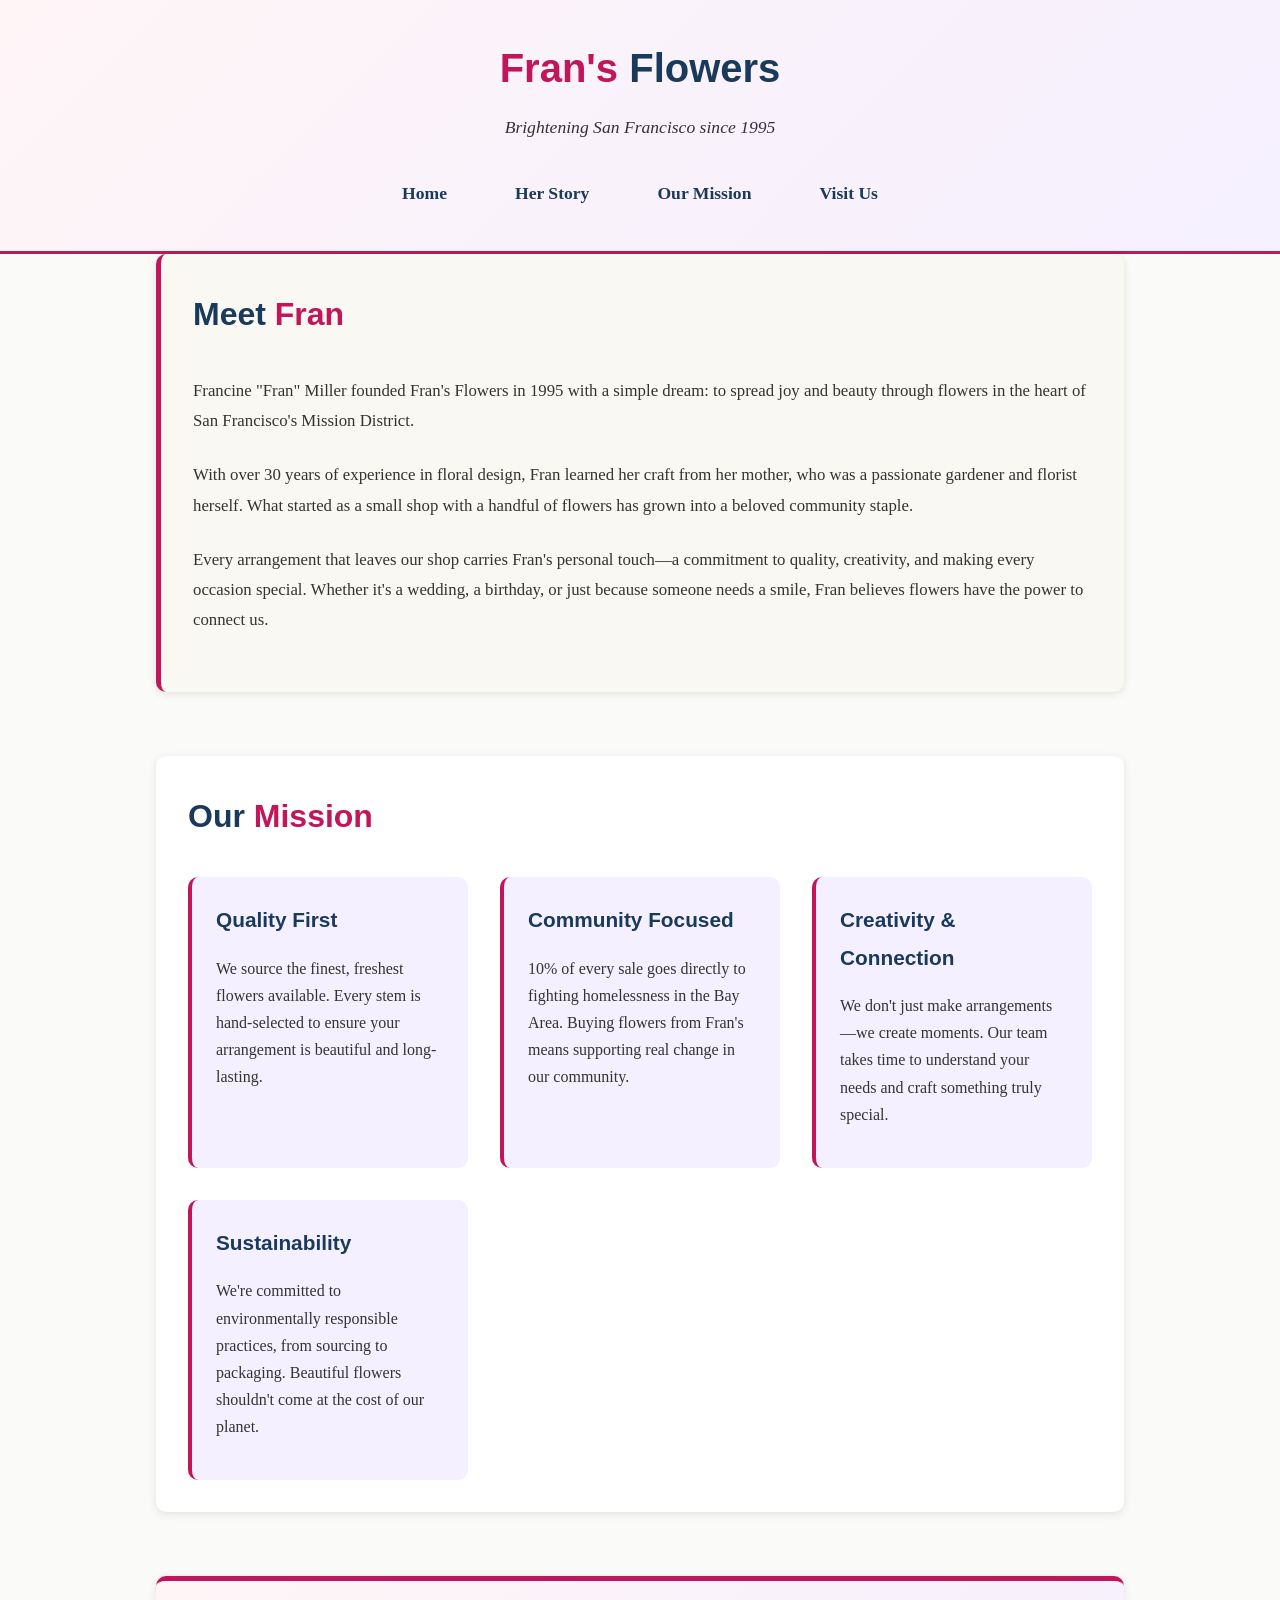
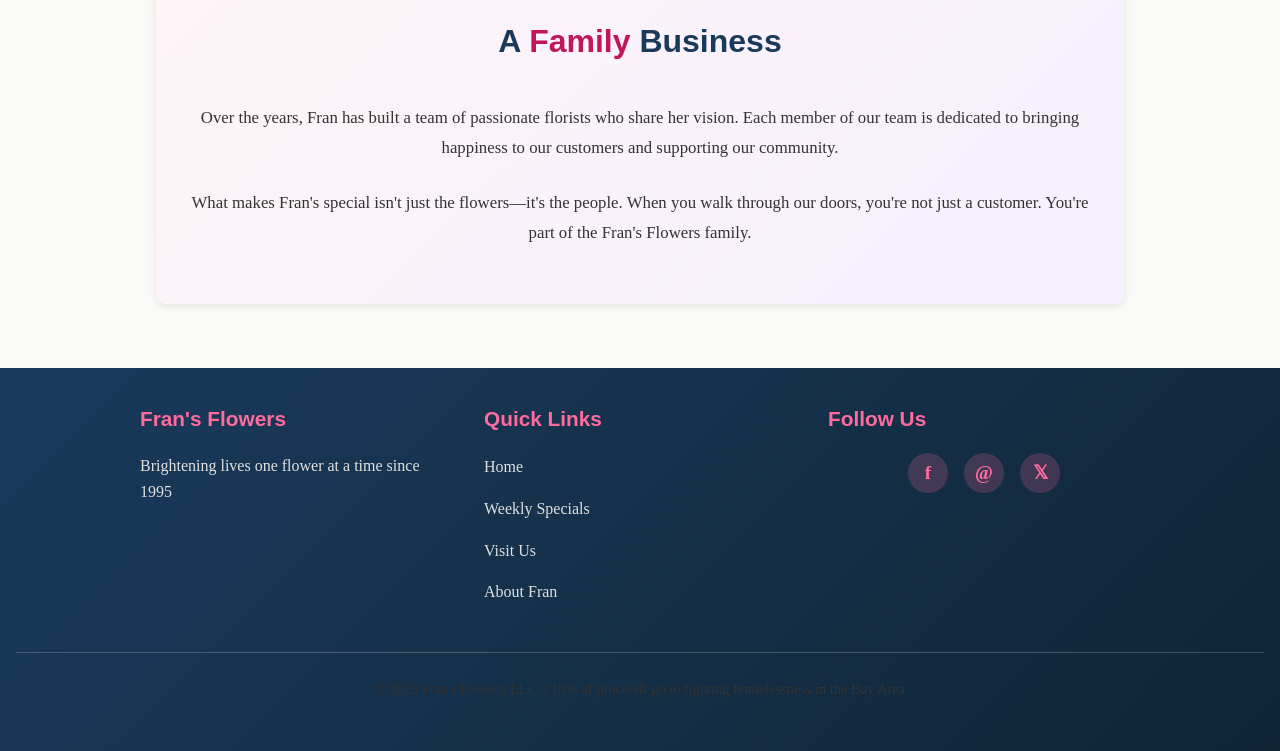
<file: about-fran.html>
<!DOCTYPE html>
<html lang="en">
  <head>
    <meta charset="utf-8" />
    <meta name="viewport" content="width=device-width, initial-scale=1" />
    <meta name="description" content="Learn about Fran Miller, founder of Fran's Flowers. Discover our mission to bring joy through flowers while supporting the San Francisco community. 10% of sales fight homelessness." />
    <title>About Fran | Fran's Flowers</title>
    <link href="style.css" rel="stylesheet" type="text/css" />
  </head>

  <body>
    <header>
      <div class="header-content">
        <h1><span class="accent">Fran's</span> Flowers</h1>
        <p class="tagline">Brightening San Francisco since 1995</p>
      </div>
      <nav class="navbar">
        <a href="index.html">Home</a>
        <a href="#fran-story">Her Story</a>
        <a href="#fran-mission">Our Mission</a>
        <a href="index.html#visit-us">Visit Us</a>
      </nav>
    </header>

    <main>
      <section class="about-fran" id="fran-story">
        <h2>Meet <span class="accent">Fran</span></h2>
        <div class="fran-content">
          <div class="fran-text">
            <p>
              Francine "Fran" Miller founded Fran's Flowers in 1995 with a simple dream: to spread joy and beauty through flowers in the heart of San Francisco's Mission District.
            </p>
            <p>
              With over 30 years of experience in floral design, Fran learned her craft from her mother, who was a passionate gardener and florist herself. What started as a small shop with a handful of flowers has grown into a beloved community staple.
            </p>
            <p>
              Every arrangement that leaves our shop carries Fran's personal touch—a commitment to quality, creativity, and making every occasion special. Whether it's a wedding, a birthday, or just because someone needs a smile, Fran believes flowers have the power to connect us.
            </p>
          </div>
        </div>
      </section>

      <section class="fran-mission" id="fran-mission">
        <h2>Our <span class="accent">Mission</span></h2>
        <div class="mission-content">
          <article class="mission-item">
            <h3>Quality First</h3>
            <p>
              We source the finest, freshest flowers available. Every stem is hand-selected to ensure your arrangement is beautiful and long-lasting.
            </p>
          </article>

          <article class="mission-item">
            <h3>Community Focused</h3>
            <p>
              10% of every sale goes directly to fighting homelessness in the Bay Area. Buying flowers from Fran's means supporting real change in our community.
            </p>
          </article>

          <article class="mission-item">
            <h3>Creativity & Connection</h3>
            <p>
              We don't just make arrangements—we create moments. Our team takes time to understand your needs and craft something truly special.
            </p>
          </article>

          <article class="mission-item">
            <h3>Sustainability</h3>
            <p>
              We're committed to environmentally responsible practices, from sourcing to packaging. Beautiful flowers shouldn't come at the cost of our planet.
            </p>
          </article>
        </div>
      </section>

      <section class="team-story">
        <h2>A <span class="accent">Family</span> Business</h2>
        <p>
          Over the years, Fran has built a team of passionate florists who share her vision. Each member of our team is dedicated to bringing happiness to our customers and supporting our community.
        </p>
        <p>
          What makes Fran's special isn't just the flowers—it's the people. When you walk through our doors, you're not just a customer. You're part of the Fran's Flowers family.
        </p>
      </section>
    </main>

    <footer>
      <div class="footer-content">
        <div class="footer-section">
          <h3>Fran's Flowers</h3>
          <p>Brightening lives one flower at a time since 1995</p>
        </div>
        <div class="footer-section">
          <h3>Quick Links</h3>
          <ul>
            <li><a href="index.html">Home</a></li>
            <li><a href="index.html#specials">Weekly Specials</a></li>
            <li><a href="index.html#visit-us">Visit Us</a></li>
            <li><a href="about-fran.html">About Fran</a></li>
          </ul>
        </div>
        <div class="footer-section">
          <h3>Follow Us</h3>
          <div class="social-links">
            <a href="#" class="social-icon" title="Facebook">f</a>
            <a href="#" class="social-icon" title="Instagram">@</a>
            <a href="#" class="social-icon" title="Twitter">𝕏</a>
          </div>
        </div>
      </div>
      <div class="footer-bottom">
        <p>&copy; 2025 Fran's Flowers LLC. | 10% of proceeds go to fighting homelessness in the Bay Area</p>
      </div>
    </footer>

    <style>
      .about-fran {
        background-color: #faf8f3;
        border-left: 5px solid #c2165a;
      }

      .fran-content {
        display: grid;
        grid-template-columns: 1fr;
        gap: 2rem;
      }

      .fran-text p {
        font-size: 1.05rem;
        line-height: 1.8;
        color: #333;
        margin-bottom: 1.5rem;
      }

      .mission-content {
        display: grid;
        grid-template-columns: repeat(auto-fit, minmax(250px, 1fr));
        gap: 2rem;
      }

      .mission-item {
        background-color: #f5f0ff;
        padding: 1.5rem;
        border-radius: 10px;
        border-left: 4px solid #c2165a;
        transition: transform 0.3s ease;
      }

      .mission-item:hover {
        transform: translateY(-3px);
      }

      .mission-item h3 {
        color: #1a3a5c;
        margin-bottom: 1rem;
      }

      .mission-item p {
        color: #333;
        line-height: 1.7;
      }

      .team-story {
        background: linear-gradient(135deg, #fff5f7 0%, #f5f0ff 100%);
        text-align: center;
        border-top: 5px solid #c2165a;
      }

      .team-story p {
        font-size: 1.05rem;
        line-height: 1.8;
        color: #333;
        margin-bottom: 1.5rem;
      }
    </style>
  </body>
</html>
</file>
<file: style.css>
/* Base Styles */
* {
  margin: 0;
  padding: 0;
  box-sizing: border-box;
}

body {
  color: #1a1a1a;
  font-family: "Georgia", serif;
  line-height: 1.8;
  background-color: #fafaf8;
  font-size: 16px;
}

/* Typography */
h1, h2, h3 {
  font-family: "Trebuchet MS", sans-serif;
  font-weight: 600;
  margin-bottom: 1rem;
  color: #1a3a5c;
}

h1 {
  font-size: 2.5rem;
}

h2 {
  font-size: 2rem;
  margin-bottom: 2rem;
}

h3 {
  font-size: 1.3rem;
}

p {
  margin-bottom: 1rem;
  color: #333;
}

/* Links & Accents */
.accent {
  color: #c2165a;
  font-weight: bold;
}

a {
  color: #1a3a5c;
  text-decoration: none;
  transition: color 0.3s ease;
}

a:hover {
  color: #c2165a;
  text-decoration: underline;
}

/* Header & Navigation */
header {
  background: linear-gradient(135deg, #fff5f7 0%, #f5f0ff 100%);
  padding: 2rem 1rem;
  text-align: center;
  border-bottom: 3px solid #c2165a;
}

.header-content h1 {
  margin-bottom: 0.5rem;
  color: #1a3a5c;
}

.tagline {
  font-size: 1.1rem;
  color: #333;
  margin-bottom: 1.5rem;
  font-style: italic;
}

.navbar {
  display: flex;
  justify-content: center;
  gap: 2rem;
  flex-wrap: wrap;
}

.navbar a {
  font-size: 1.1rem;
  font-weight: 600;
  color: #1a3a5c;
  padding: 0.5rem 1rem;
  border-radius: 20px;
  transition: all 0.3s ease;
  border: 2px solid transparent;
}

.navbar a:hover {
  background-color: #c2165a;
  color: white;
  text-decoration: none;
  border-color: #c2165a;
}

/* Hero Section */
#hero-container {
  max-width: 100%;
  text-align: center;
  margin: 2rem 0;
}

.hero-img {
  max-width: 300px;
  width: 100%;
  height: auto;
  border-radius: 15px;
  box-shadow: 0 4px 15px rgba(194, 22, 90, 0.2);
  border: 3px solid #c2165a;
}

/* Main Content */
main {
  max-width: 1000px;
  margin: 0 auto;
  padding: 0 1rem;
}

section {
  margin-bottom: 4rem;
  padding: 2rem;
  background-color: white;
  border-radius: 10px;
  box-shadow: 0 2px 8px rgba(0, 0, 0, 0.1);
}

/* About Section */
.about-us {
  background-color: #faf8f3;
  border-left: 5px solid #c2165a;
}

.about-us p {
  font-size: 1.05rem;
  line-height: 1.8;
  color: #333;
  margin-bottom: 1.5rem;
}

/* Specials Section */
.specials h2 {
  color: #1a3a5c;
}

.specials-list {
  display: grid;
  grid-template-columns: repeat(auto-fit, minmax(250px, 1fr));
  gap: 2rem;
}

.special-offer {
  background-color: #f5f0ff;
  padding: 1.5rem;
  border-radius: 10px;
  text-align: center;
  transition: transform 0.3s ease, box-shadow 0.3s ease;
  border: 2px solid #e5e0ff;
}

.special-offer:hover {
  transform: translateY(-5px);
  box-shadow: 0 8px 20px rgba(194, 22, 90, 0.15);
  border-color: #c2165a;
}

.special-offer img {
  max-width: 100%;
  height: auto;
  border-radius: 8px;
  margin-bottom: 1rem;
  max-height: 200px;
  object-fit: cover;
}

.special-offer h3 {
  color: #1a3a5c;
  margin-bottom: 0.5rem;
}

.price-now {
  font-size: 1.5rem;
  font-weight: bold;
  color: #c2165a;
  margin-bottom: 0.3rem;
}

.price-was {
  font-size: 0.95rem;
  color: #666;
  text-decoration: line-through;
}

/* Testimonials Section */
.testimonials {
  background: linear-gradient(135deg, #fff5f7 0%, #f5f0ff 100%);
  border-top: 5px solid #c2165a;
}

.testimonials h2 {
  color: #1a3a5c;
}

.testimonials-list {
  display: grid;
  grid-template-columns: repeat(auto-fit, minmax(280px, 1fr));
  gap: 2rem;
}

.testimonial {
  background-color: white;
  padding: 1.5rem;
  border-radius: 10px;
  border-left: 4px solid #c2165a;
  box-shadow: 0 2px 8px rgba(0, 0, 0, 0.05);
  transition: box-shadow 0.3s ease;
}

.testimonial:hover {
  box-shadow: 0 4px 15px rgba(194, 22, 90, 0.15);
}

.quote {
  font-size: 1rem;
  font-style: italic;
  color: #333;
  margin-bottom: 1rem;
  line-height: 1.8;
}

.quote::before {
  content: "❝ ";
  color: #c2165a;
  font-size: 1.5rem;
}

.quote::after {
  content: " ❞";
  color: #c2165a;
  font-size: 1.5rem;
}

.author {
  font-weight: 600;
  color: #1a3a5c;
  font-size: 0.95rem;
}

/* Seasonal Picks Section */
.seasonal-picks {
  background: linear-gradient(135deg, #fff9f7 0%, #f9f5ff 100%);
  border: 2px solid #c2165a;
}

.seasonal-picks h2 {
  color: #1a3a5c;
}

.seasonal-content {
  display: grid;
  grid-template-columns: 1fr 1fr;
  gap: 2rem;
  align-items: center;
}

.seasonal-feature {
  text-align: center;
}

.seasonal-feature img {
  max-width: 100%;
  height: auto;
  border-radius: 10px;
  box-shadow: 0 4px 15px rgba(212, 86, 126, 0.2);
  margin-bottom: 1.5rem;
  max-height: 300px;
  object-fit: cover;
}

.seasonal-feature h3 {
  color: #1a3a5c;
  font-size: 1.5rem;
  margin-bottom: 1rem;
}

.featured-desc {
  font-size: 1.05rem;
  color: #333;
  margin-bottom: 1rem;
  font-style: italic;
}

.seasonal-tag {
  background-color: #c2165a;
  color: white;
  padding: 0.5rem 1rem;
  border-radius: 20px;
  display: inline-block;
  margin-bottom: 0.5rem;
  font-weight: 600;
  font-size: 0.95rem;
}

.seasonal-info {
  color: #c2165a;
  font-weight: bold;
  font-size: 0.95rem;
  margin-top: 1rem;
}

.seasonal-text {
  font-size: 1.05rem;
  line-height: 1.8;
  color: #333;
}

.seasonal-text p {
  margin-bottom: 1.5rem;
}

/* Visit Us Section */
.visit-us {
  background-color: #f5f0ff;
  border-right: 5px solid #c2165a;
}

.visit-us h2 {
  color: #1a3a5c;
}

.contact-info {
  text-align: center;
  margin-bottom: 2rem;
}

.address-block, .phone-block {
  margin: 1rem 0;
}

address {
  font-size: 1.05rem;
  font-style: normal;
  color: #333;
  font-weight: 600;
}

.phone-block p {
  font-size: 1.05rem;
  color: #333;
}

.phone-block a {
  font-weight: 600;
  font-size: 1.1rem;
  color: #1a3a5c;
}

iframe {
  width: 100%;
  height: 350px;
  border-radius: 8px;
  border: none;
}

/* Footer */
footer {
  background: linear-gradient(135deg, #1a3a5c 0%, #0f2536 100%);
  color: white;
  margin-top: 4rem;
  padding: 2rem 1rem;
}

.footer-content {
  max-width: 1000px;
  margin: 0 auto;
  display: grid;
  grid-template-columns: repeat(auto-fit, minmax(250px, 1fr));
  gap: 2rem;
  margin-bottom: 2rem;
}

.footer-section h3 {
  color: #ff6b9d;
  margin-bottom: 1rem;
}

.footer-section p {
  color: #e0e0e0;
  line-height: 1.6;
}

.footer-section ul {
  list-style: none;
}

.footer-section ul li {
  margin-bottom: 0.8rem;
}

.footer-section ul li a {
  color: #e0e0e0;
  transition: color 0.3s ease;
}

.footer-section ul li a:hover {
  color: #ff6b9d;
  text-decoration: none;
}

.social-links {
  display: flex;
  gap: 1rem;
  justify-content: center;
}

.social-icon {
  display: inline-flex;
  align-items: center;
  justify-content: center;
  width: 40px;
  height: 40px;
  background-color: rgba(255, 107, 157, 0.2);
  border-radius: 50%;
  color: #ff6b9d;
  font-weight: bold;
  font-size: 1.2rem;
  transition: all 0.3s ease;
}

.social-icon:hover {
  background-color: #ff6b9d;
  color: white;
  transform: scale(1.1);
}

.footer-bottom {
  border-top: 1px solid rgba(255, 255, 255, 0.2);
  padding-top: 1.5rem;
  text-align: center;
  color: #b0b0b0;
  font-size: 0.9rem;
}

/* Mobile Responsiveness */
@media (max-width: 768px) {
  h1 {
    font-size: 2rem;
  }

  h2 {
    font-size: 1.5rem;
  }

  .navbar {
    gap: 1rem;
  }

  .navbar a {
    font-size: 1rem;
    padding: 0.4rem 0.8rem;
  }

  .hero-img {
    max-width: 250px;
  }

  section {
    padding: 1.5rem;
    margin-bottom: 2rem;
  }

  .specials-list,
  .testimonials-list {
    grid-template-columns: 1fr;
  }

  .seasonal-content {
    grid-template-columns: 1fr;
  }

  iframe {
    height: 250px;
  }

  .footer-content {
    grid-template-columns: 1fr;
    text-align: center;
  }

  .social-links {
    justify-content: center;
  }
}

@media (max-width: 480px) {
  h1 {
    font-size: 1.5rem;
  }

  h2 {
    font-size: 1.25rem;
  }

  .tagline {
    font-size: 0.95rem;
  }

  .navbar {
    flex-direction: column;
    gap: 0.5rem;
  }

  .navbar a {
    width: 100%;
    padding: 0.6rem;
  }

  main {
    padding: 0 0.5rem;
  }

  section {
    padding: 1rem;
  }

  .quote::before,
  .quote::after {
    font-size: 1.2rem;
  }
}
</file>
